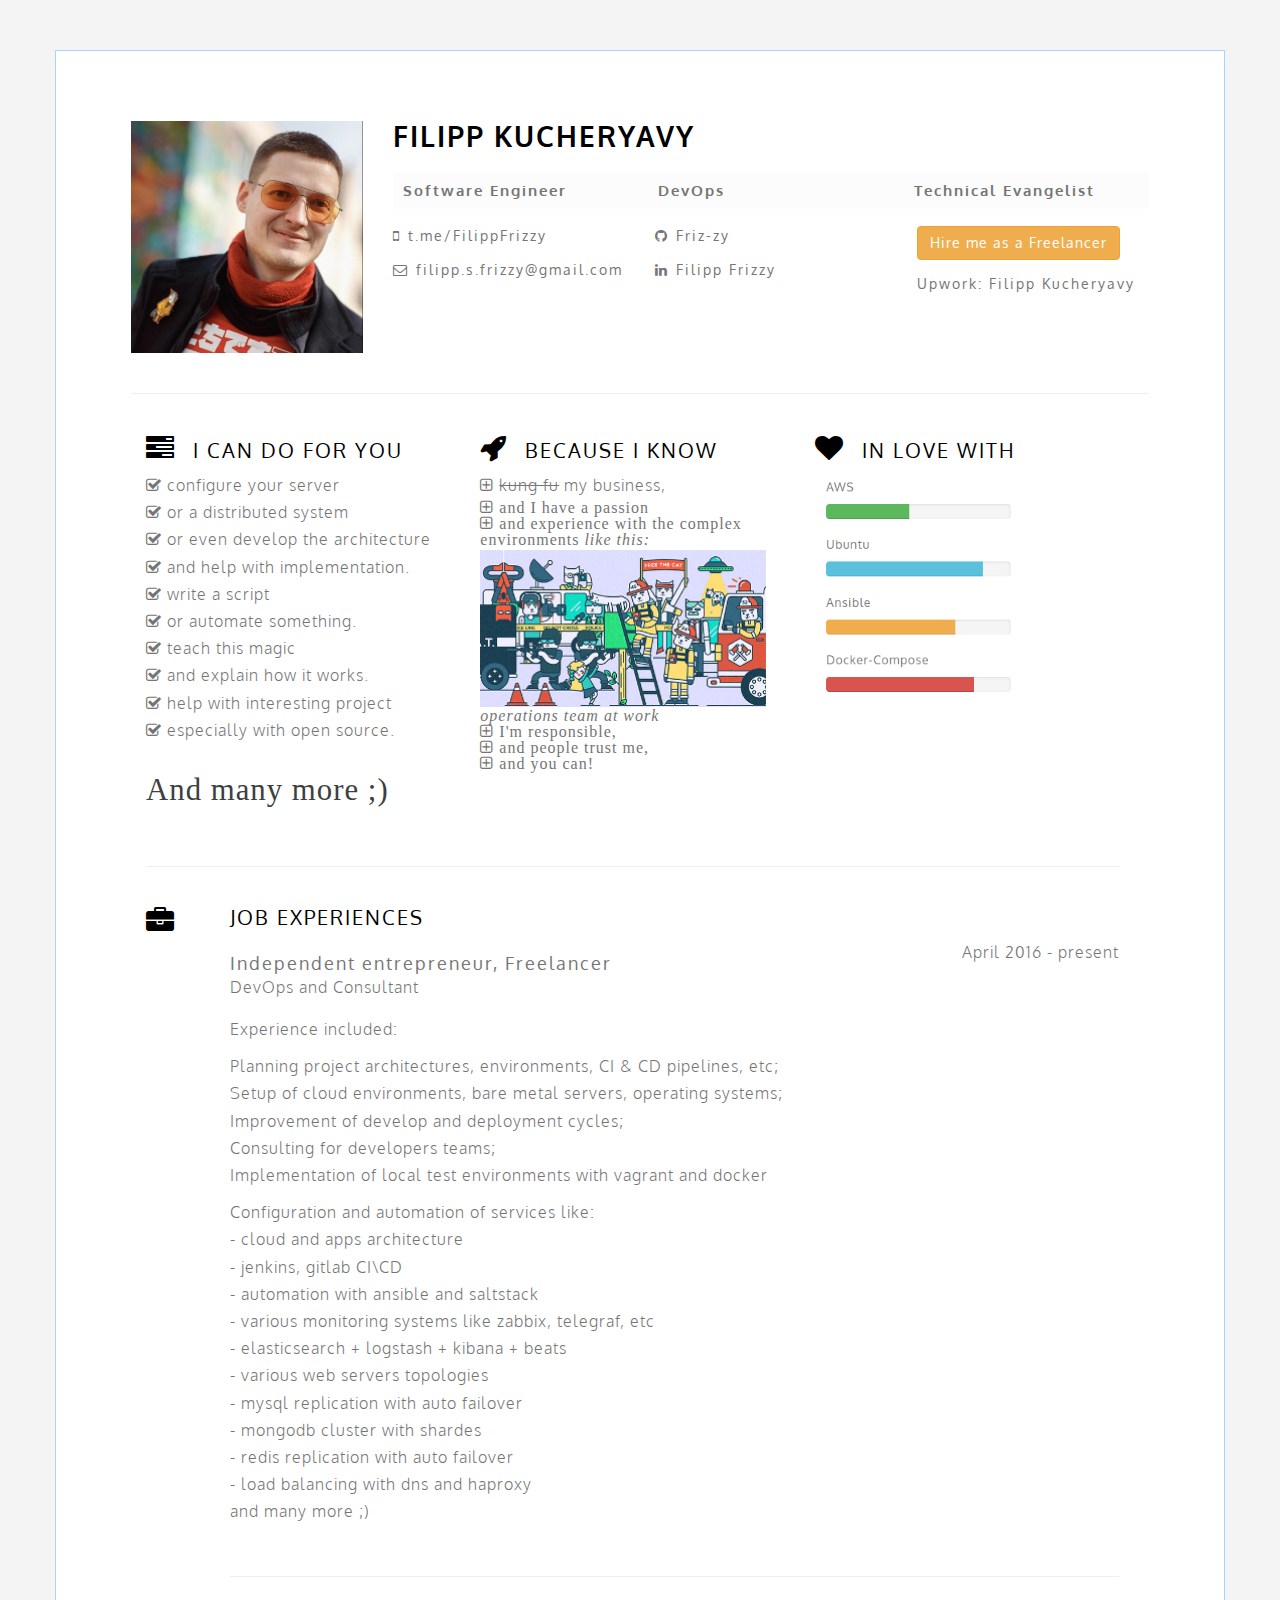
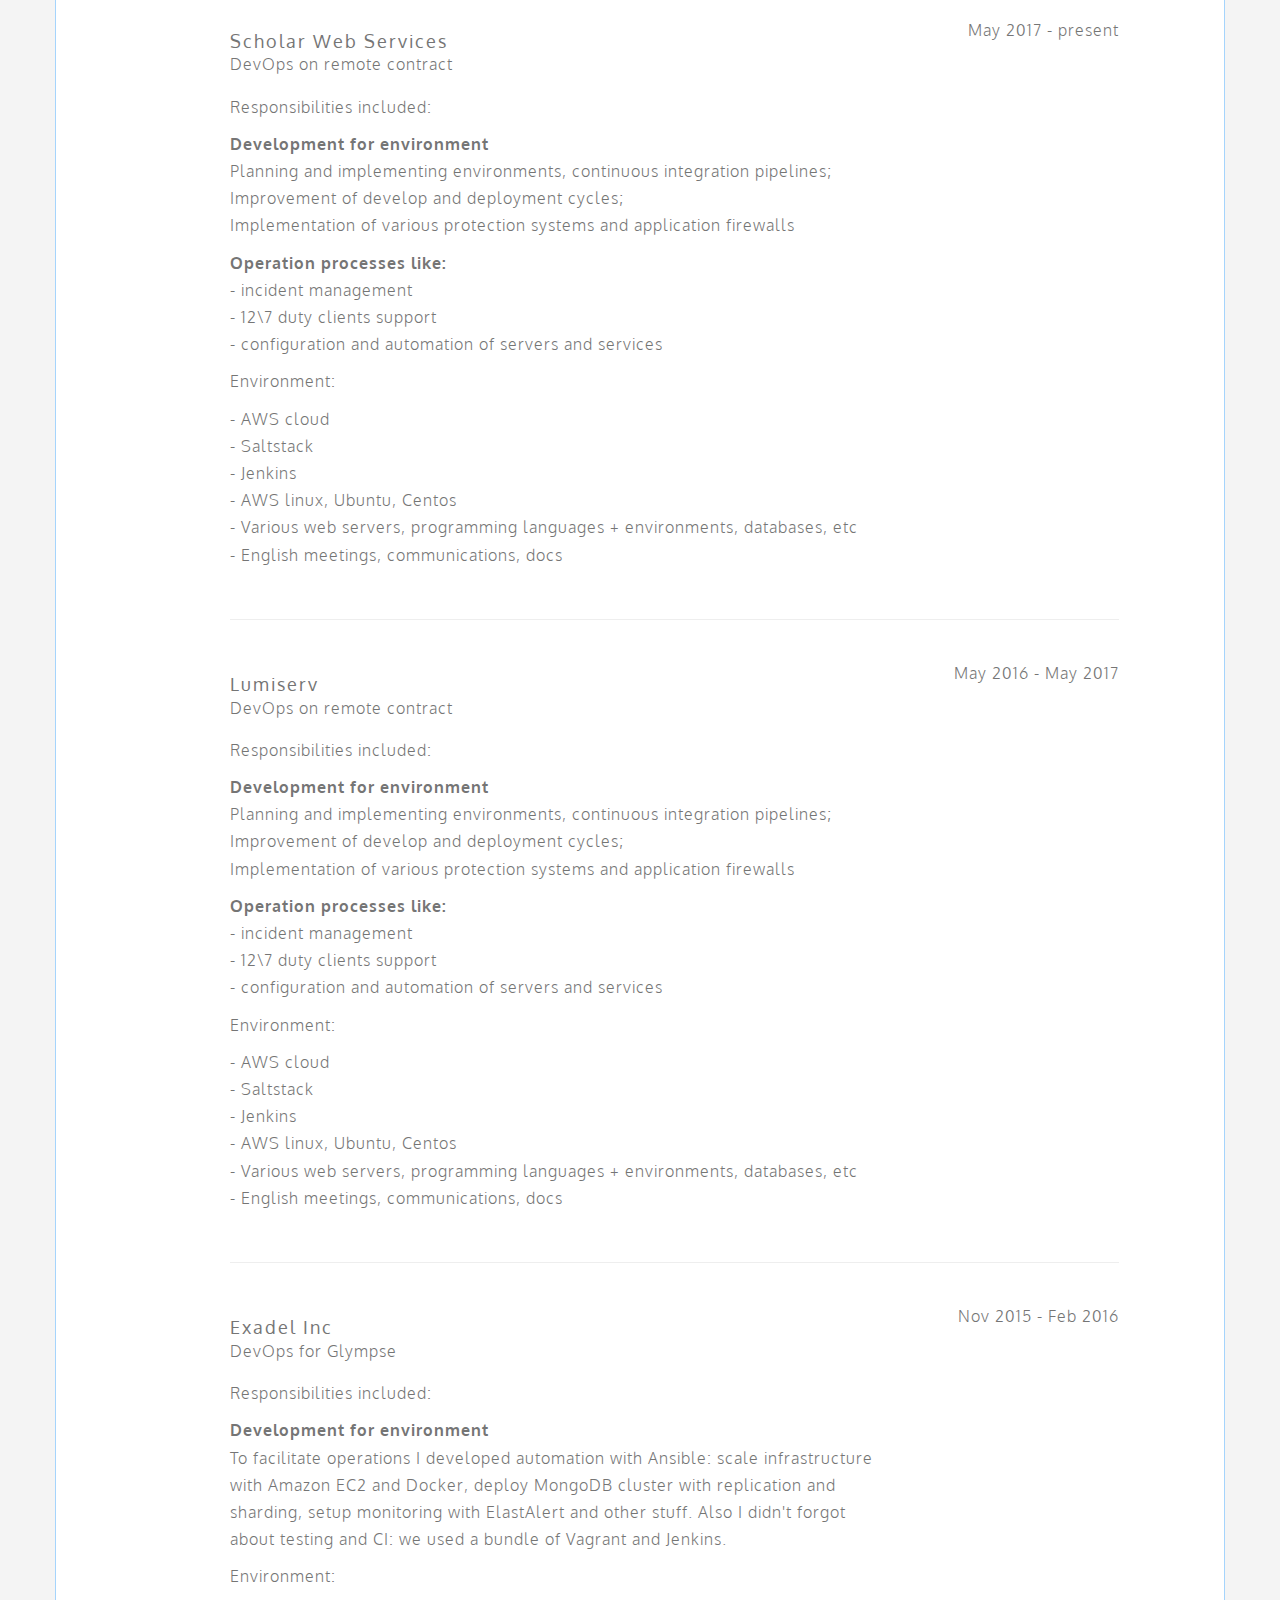
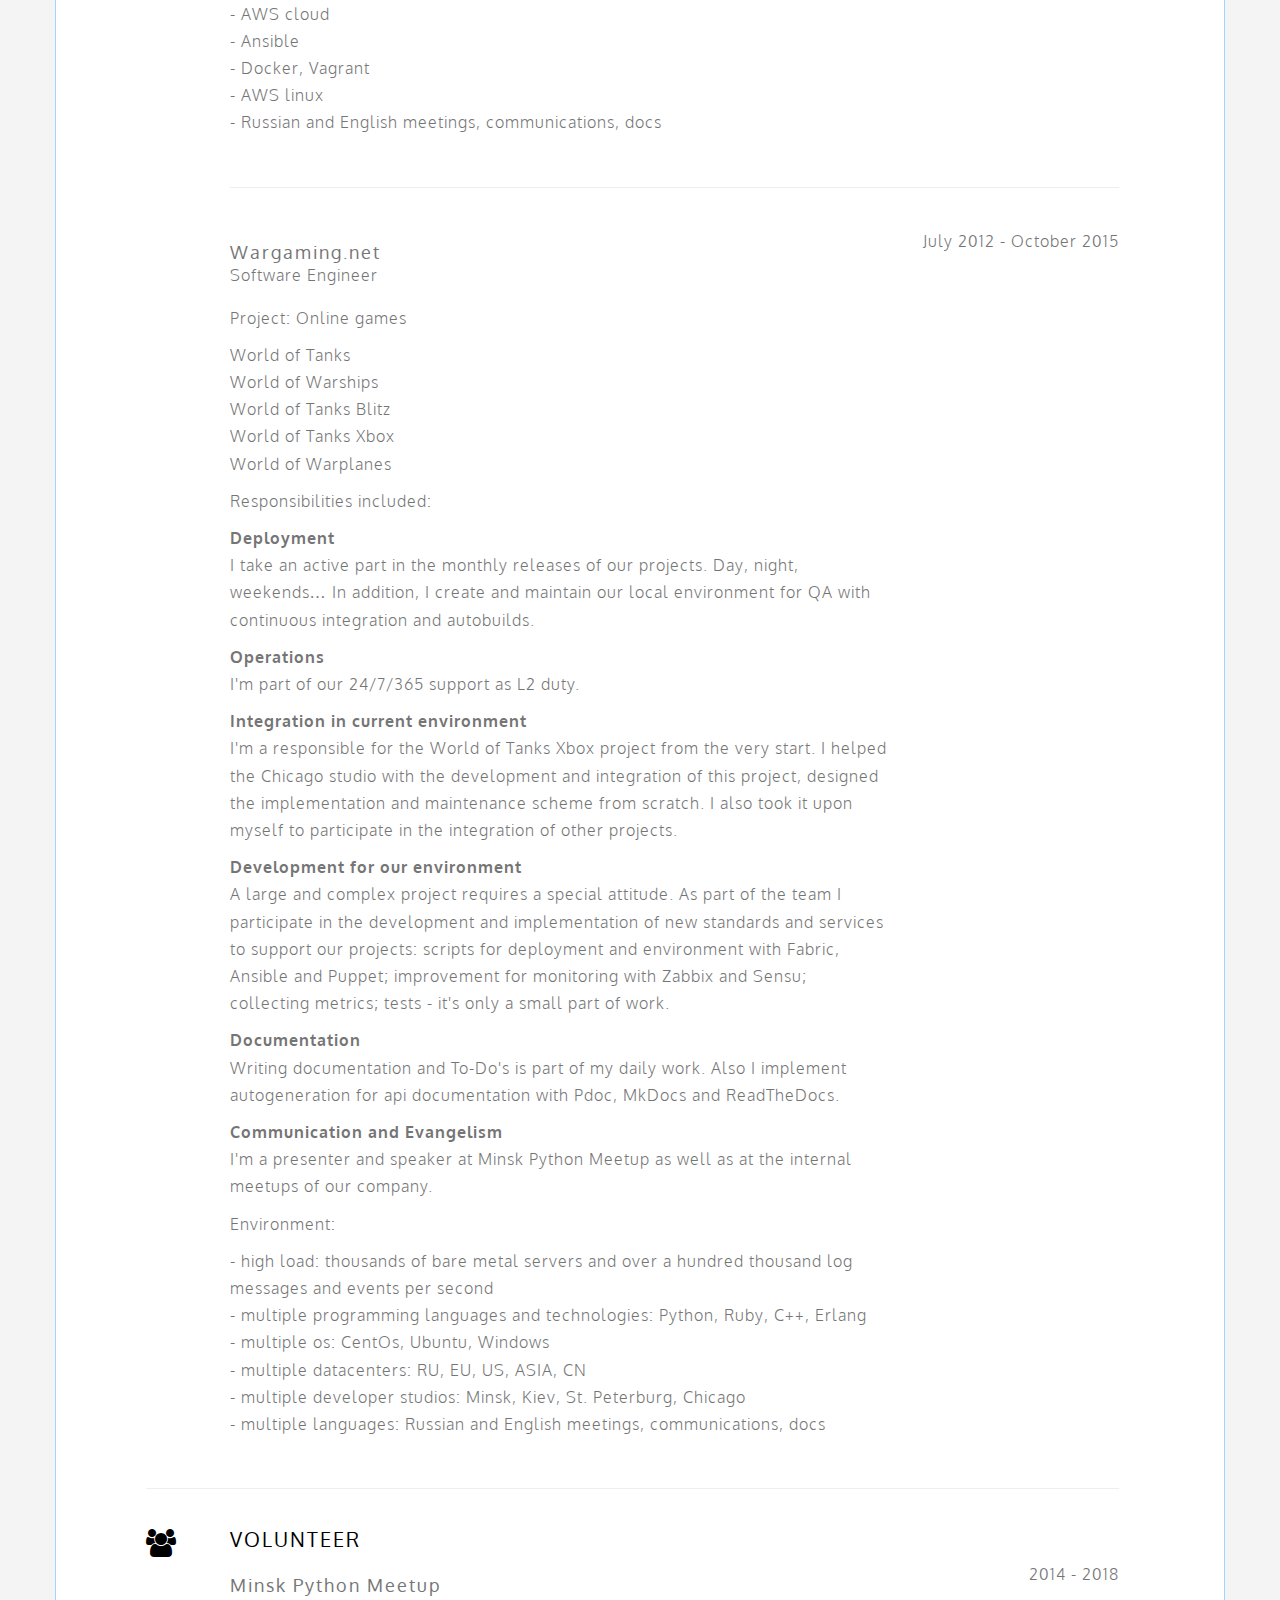
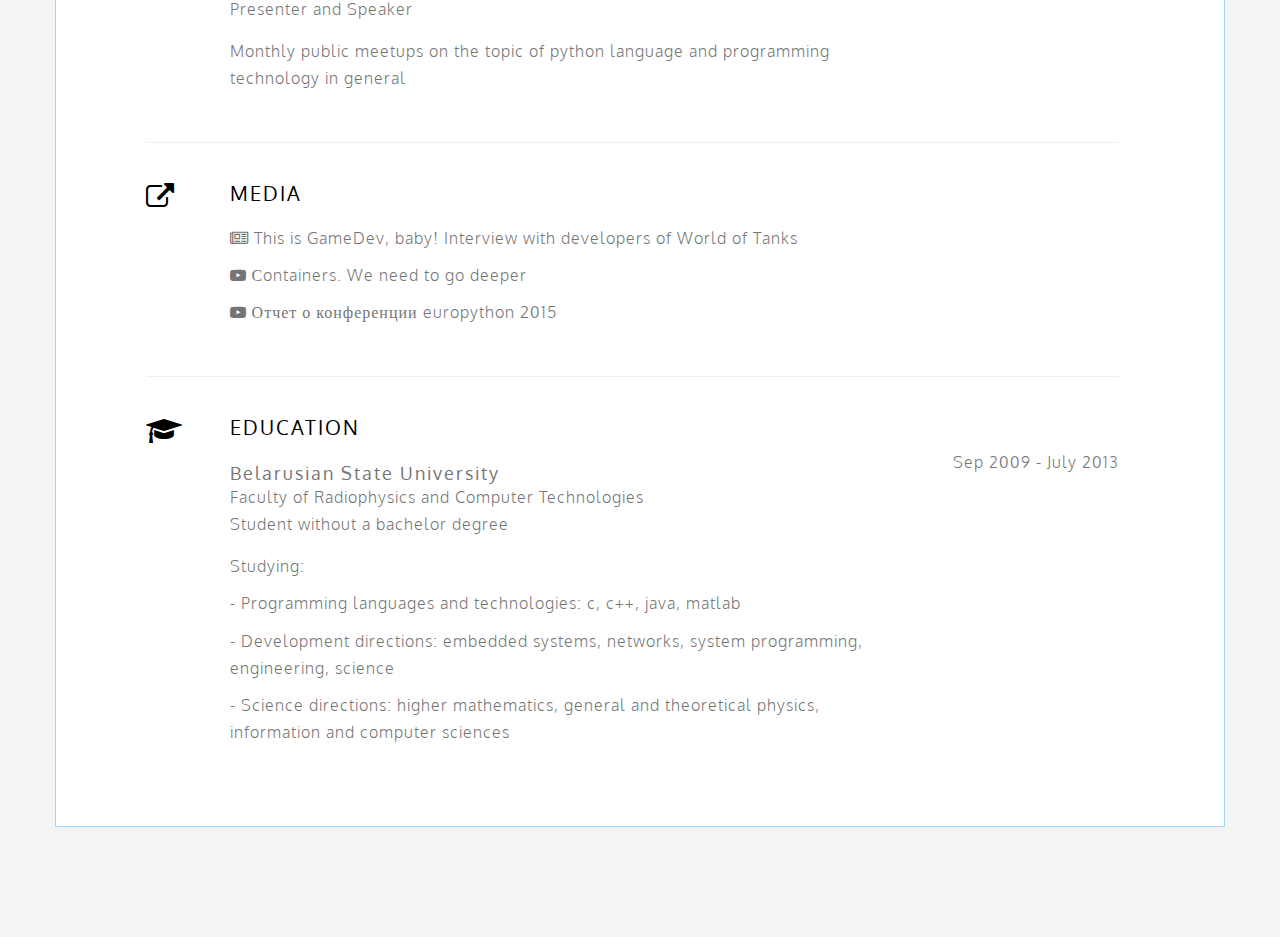
<file: frizzy.info/pdf.html>
<!DOCTYPE html>
<html lang="">


<head>
    <meta charset="UTF-8">
    <meta name="viewport" content="width=device-width, initial-scale=1.0">

    <!-- ===========================
    THEME INFO
    =========================== -->
    <meta name="description" content="Filipp Kucheryavy - DevOps - CV">
    <meta name="keywords" content="devops, aws, ansible, ubuntu, Filipp Kucheryavy, Filipp Frizzy">
    <meta name="author" content="Filipp Kucheryavy">

    <!-- ===========================
    SITE TITLE
    =========================== -->
    <title>Filipp Kucheryavy - DevOps</title>

    <!-- ===========================
    FAVICONS
    =========================== -->
    <link rel="icon" href="img/favicon.png">

    <!-- ===========================
    STYLESHEETS
    =========================== -->
    <link rel="stylesheet" href="css/bootstrap.min.css">
    <link rel="stylesheet" href="css/style.css">
    <link rel="stylesheet" href="css/responsive.css">

    <!-- ===========================
    FONT & ICONS
    =========================== -->
    <link href='https://fonts.googleapis.com/css?family=Oxygen' rel='stylesheet' type='text/css'>
    <link href="https://maxcdn.bootstrapcdn.com/font-awesome/4.2.0/css/font-awesome.min.css" rel="stylesheet">


    <!--[if IE]>
        <script src="https://cdn.jsdelivr.net/html5shiv/3.7.2/html5shiv.min.js"></script>
        <script src="https://cdn.jsdelivr.net/respond/1.4.2/respond.min.js"></script>
    <![endif]-->
</head>

<body>
    <div class="container">
        <!-- ===========================
        HEADER
        ============================ -->
        <div id="header" class="row">
            <div class="col-sm-3">
                <img src="img/filippfrizzy.jpg" alt="">
            </div>
            <!-- photo end-->

            <div class="col-sm-9">
                <div class="cv-title">
                    <div class="row">
                        <div class="col-sm-7">
                            <h1>Filipp Kucheryavy</h1>
                        </div>
                    </div>
                    <h2><div class="row">
                        <div class="col-sm-4">
                            Software Engineer
                        </div><!-- profession 1st col end-->
                        <div class="col-sm-4">
                            DevOps
                        </div><!-- profession 2st col end-->
                        <div class="col-sm-4">
                            Technical Evangelist
                        </div><!-- profession 3st col end-->
                    </div></h2><!-- Profession end-->
                </div><!-- Title end-->

                <!-- ===========================
                SOCIAL & CONTACT
                ============================ -->
                <div class="row">
                    <div class="col-sm-4">
                        <ul class="list-unstyled">
                            <li><span class="social fa fa-mobile-phone"></span>t.me/FilippFrizzy
                            </li>
                            <li><span class="social fa fa-envelope-o"></span>filipp.s.frizzy@gmail.com
                            </li>
                        </ul>
                    </div><!-- social 1st col end-->

                    <div class="col-sm-4">
                        <ul class="list-unstyled">
                            <li><span class="social fa fa-github"></span>Friz-zy
                            </li>
                            <li><span class="social fa fa-linkedin"></span>Filipp Frizzy
                            </li>
                        </ul>
                    </div><!-- social 2nd col end-->

                    <div class="col-sm-4">
                        <ul class="list-unstyled">
                            <li><a class="btn btn-warning">Hire me as a Freelancer</a></li>
                            <li>Upwork: Filipp Kucheryavy
                            </li>
                        </ul>
                    </div><!-- social 3rd col end-->
                </div><!-- header social end-->
            </div><!-- header right end-->
        </div><!-- header end-->

        <hr class="firsthr">

        <!-- ===========================
        BODY
        ============================ -->
        <div class="col-md-12 mainleft">
            <div id="statement" class="row mobmid">

                <div class="col-sm-4">
                    <h3><span class="secicon fa fa-tasks"></span> I can do for You</h3>
                    <p><span class="fa fa-check-square-o"></span> configure your server<br>
                       <span class="fa fa-check-square-o"></span> or a distributed system<br>
                       <span class="fa fa-check-square-o"></span> or even develop the architecture<br>
                       <span class="fa fa-check-square-o"></span> and help with implementation.<br>
                       <span class="fa fa-check-square-o"></span> write a script<br>
                       <span class="fa fa-check-square-o"></span> or automate something.<br>
                       <span class="fa fa-check-square-o"></span> teach this magic<br>
                       <span class="fa fa-check-square-o"></span> and explain how it works.<br>
                       <span class="fa fa-check-square-o"></span> help with interesting project<br>
                       <span class="fa fa-check-square-o"></span> especially with open source.<br>
                    </p>

                    <p class="signature">And many more ;)</p>
                </div><!--info end-->
                <div class="col-sm-4">
                    <h3><span class="secicon fa fa-rocket"></span> Because I know</h3>
                    <p><span class="fa fa-plus-square-o"></span> <s>kung fu</s> my business,<br>
                    <span class="fa fa-plus-square-o"> and I have a passion<br>
                    <span class="fa fa-plus-square-o"> and experience with the
                    complex environments <i>like this:</i><br>
                    <img src="img/support.png" height="160" alt="superhero"><br>
                    <i>operations team at work</i><br>
                    <span class="fa fa-plus-square-o"></span> I'm responsible,<br>
                    <span class="fa fa-plus-square-o"></span> and people trust me,<br>
                    <span class="fa fa-plus-square-o"></span> and you can!</p>

                </div><!--strengths end-->

                <div class="col-md-4 mainright">
                <div class="row">

                    <div class="col-sm-11 col-md-10">
                        <h3 class="mobmid"><span class="secicon fa fa-heart"></span> In love with</h3>
                        <img src="img/love.png">
                    </div><!--info end-->
                </div><!--tech skills end-->
                </div><!--right end-->
            </div><!--personal statement end-->

            <hr>

            <!-- ===========================
            JOB EXPERIENCES
            ============================ -->
            <div id="job" class="row mobmid">
                <div class="col-sm-1">
                    <span class="secicon fa fa-briefcase"></span>
                </div><!--icon end-->

                <div class="col-sm-11">
                    <h3>Job Experiences</h3>

                    <div class="row">
                        <div class="col-md-9">
                            <h4>Independent entrepreneur, Freelancer</h4>
                            <p class="sub">DevOps and Consultant</p>

                                <p>Experience included:</p>

                                <p>Planning project architectures, environments, CI & CD pipelines, etc;<br>
                                Setup of cloud environments, bare metal servers, operating systems;<br>
                                Improvement of develop and deployment cycles;<br>
                                Consulting for developers teams;<br>
                                Implementation of local test environments with vagrant and docker
                                </p>
                                <p>Configuration and automation of services like:<br>
                                - cloud and apps architecture<br>
                                - jenkins, gitlab CI\CD<br>
                                - automation with ansible and saltstack<br>
                                - various monitoring systems like zabbix, telegraf, etc<br>
                                - elasticsearch + logstash + kibana + beats<br>
                                - various web servers topologies<br>
                                - mysql replication with auto failover<br>
                                - mongodb cluster with shardes<br>
                                - redis replication with auto failover<br>
                                - load balancing with dns and haproxy<br>
                                and many more ;)
                                </p>
                        </div>

                        <div class="year col-md-3">
                            <p>April 2016 - present</p>
                        </div>
                    </div><!--Job 1 end-->

                    <hr>

                    <div class="row">
                        <div class="col-md-9">
                            <h4>Scholar Web Services</h4>
                            <p class="sub">DevOps on remote contract</p>

                                <p>Responsibilities included:</p>

                                <p><b>Development for environment</b><br>
                                Planning and implementing environments, continuous integration pipelines;<br>
                                Improvement of develop and deployment cycles;<br>
                                Implementation of various protection systems and application firewalls
                                </p>
                                <p><b>Operation processes like:</b><br>
                                - incident management<br>
                                - 12\7 duty clients support<br>
                                - configuration and automation of servers and services
                                </p>
                                <p>Environment:</p>
                                <p>
                                    - AWS cloud<br>
                                    - Saltstack<br>
                                    - Jenkins<br>
                                    - AWS linux, Ubuntu, Centos<br>
                                    - Various web servers, programming languages + environments, databases, etc<br>
                                    - English meetings, communications, docs<br>
                                </p>
                        </div>

                        <div class="year col-md-3">
                            <p>May 2017 - present</p>
                        </div>
                    </div><!--Job 1 end-->

                    <hr>

                    <div class="row">
                        <div class="col-md-9">
                            <h4>Lumiserv</h4>
                            <p class="sub">DevOps on remote contract</p>

                                <p>Responsibilities included:</p>

                                <p><b>Development for environment</b><br>
                                Planning and implementing environments, continuous integration pipelines;<br>
                                Improvement of develop and deployment cycles;<br>
                                Implementation of various protection systems and application firewalls
                                </p>
                                <p><b>Operation processes like:</b><br>
                                - incident management<br>
                                - 12\7 duty clients support<br>
                                - configuration and automation of servers and services
                                </p>
                                <p>Environment:</p>
                                <p>
                                    - AWS cloud<br>
                                    - Saltstack<br>
                                    - Jenkins<br>
                                    - AWS linux, Ubuntu, Centos<br>
                                    - Various web servers, programming languages + environments, databases, etc<br>
                                    - English meetings, communications, docs<br>
                                </p>
                        </div>

                        <div class="year col-md-3">
                            <p>May 2016 - May 2017</p>
                        </div>
                    </div><!--Job 1 end-->

                    <hr>

                    <div class="row">
                        <div class="col-md-9">
                            <h4>Exadel Inc</h4>
                            <p class="sub">DevOps for Glympse</p>

                                <p>Responsibilities included:</p>

                                <p>
                                    <b>Development for environment</b><br>
                                    To facilitate operations I developed automation with Ansible: scale infrastructure with Amazon EC2 and Docker, deploy MongoDB cluster with replication and sharding, setup monitoring with ElastAlert and other stuff. Also I didn't forgot about testing and CI: we used a bundle of Vagrant and Jenkins.
                                </p>

                                <p>Environment:</p>
                                <p>
                                    - AWS cloud<br>
                                    - Ansible<br>
                                    - Docker, Vagrant<br>
                                    - AWS linux<br>
                                    - Russian and English meetings, communications, docs<br>
                                </p>
                        </div>

                        <div class="year col-md-3">
                            <p>Nov 2015 - Feb 2016</p>
                        </div>
                    </div><!--Job 1 end-->
                    
                    <hr>
                    
                    <div class="row">
                        <div class="col-md-9">
                            <h4>Wargaming.net</h4>
                            <p class="sub">Software Engineer</p>

                            <p>Project: Online games</p>
                                <p>
                                    World of Tanks<br>
                                    World of Warships<br>
                                    World of Tanks Blitz<br>
                                    World of Tanks Xbox<br>
                                    World of Warplanes<br>
                                </p>

                                <p>Responsibilities included:</p>
                                <p>
                                    <b>Deployment</b><br>
                                    I take an active part in the monthly releases of our projects. Day, night, weekends… In addition, I create and maintain our local environment for QA with continuous integration and autobuilds.
                                </p>
                                <p>
                                    <b>Operations</b><br>
                                    I'm part of our 24/7/365 support as L2 duty.
                                </p>
                                <p>
                                    <b>Integration in current environment</b><br>
                                    I'm a responsible for the World of Tanks Xbox project from the very start. I helped the Chicago studio with the development and integration of this project, designed the implementation and maintenance scheme from scratch. I also took it upon myself to participate in the integration of other projects.
                                </p>
                                <p>
                                    <b>Development for our environment</b><br>
                                    A large and complex project requires a special attitude. As part of the team I participate in the development and implementation of new standards and services to support our projects: scripts for deployment and environment with Fabric, Ansible and Puppet; improvement for monitoring with Zabbix and Sensu; collecting metrics; tests - it's only a small part of work.
                                </p>
                                <p>
                                    <b>Documentation</b><br>
                                    Writing documentation and To-Do's is part of my daily work. Also I implement autogeneration for api documentation with Pdoc, MkDocs and ReadTheDocs.
                                </p>
                                <p>
                                    <b>Communication and Evangelism</b><br>
                                    I'm a presenter and speaker at Minsk Python Meetup as well as at the internal meetups of our company.
                                </p>

                                <p>Environment:</p>
                                <p>
                                    - high load: thousands of bare metal servers and over a hundred thousand log messages and events per second<br>
                                    - multiple programming languages and technologies: Python, Ruby, C++, Erlang<br>
                                    - multiple os: CentOs, Ubuntu, Windows<br>
                                    - multiple datacenters: RU, EU, US, ASIA, CN<br>
                                    - multiple developer studios: Minsk, Kiev, St. Peterburg, Chicago<br>
                                    - multiple languages: Russian and English meetings, communications, docs<br>
                                </p>
                        </div>

                        <div class="year col-md-3">
                            <p>July 2012 - October 2015</p>
                        </div>
                    </div><!--Job 2 end-->

                </div><!--Job experiences end-->
            </div><!--Job experiences end-->

            <hr>
            
            <div id="volunteer" class="row mobmid">
                <div class="col-sm-1">
                    <span class="secicon fa fa-group"></span>
                </div><!--icon end-->

                <div class="col-sm-11">
                    <h3>Volunteer</h3>

                    <div class="row">
                        <div class="col-md-9">
                            <h4>Minsk Python Meetup</h4>
                            <p class="sub">Presenter and Speaker
                            </p>
                            <p>Monthly public meetups on the topic of python language and programming technology in general</p>
                        </div>

                        <div class="year col-md-3">
                            <p>2014 - 2018</p>
                        </div>
                    </div><!--Volunteer 1 end-->

                </div>
            </div><!--Volunteer end-->

            <hr>
            
            <div id="media" class="row mobmid">
                <div class="col-sm-1">
                    <span class="secicon fa fa-external-link"></span>
                </div><!--icon end-->

                <div class="col-sm-11">
                    <h3>Media</h3>

                    <div class="row">
                        <div class="col-md-9">
                            <p>
                                <p><span class="fa fa-newspaper-o"></span> This is GameDev, baby! Interview with developers of World of Tanks</p>
                                <p><span class="fa fa-youtube-play"></span> Сontainers. We need to go deeper</p>
                                <p><span class="fa fa-youtube-play"></span> Отчет о конференции europython 2015</p>
                            </p>
                        </div>

                    </div><!--Media 1 end-->

                </div>
            </div><!--Media end-->

            <hr>
            
            <div id="education" class="row mobmid">
                <div class="col-sm-1">
                    <span class="secicon fa fa-graduation-cap"></span>
                </div><!--icon end-->

                <div class="col-sm-11">
                    <h3>Education</h3>

                    <div class="row">
                        <div class="col-md-9">
                            <h4>Belarusian State University</h4>
                            <p class="sub">Faculty of Radiophysics and Computer Technologies<br>
                            Student without a bachelor degree</p>
                            <p>Studying:
                                <p>- Programming languages and technologies: c, c++, java, matlab</p>
                                <p>- Development directions: embedded systems, networks, system programming, engineering, science</p>
                                <p>- Science directions: higher mathematics, general and theoretical physics, information and computer sciences</p>
                            </p>
                        </div>

                        <div class="year col-md-3">
                            <p>Sep 2009 - July 2013</p>
                        </div>
                    </div><!--Education & Certification 1 end-->

                </div>
            </div><!--Education & Certifications end-->
            
        </div><!--left end-->
    </div><!--container end-->

    <!-- ===========================
    FOOTER
    =========================== -->


    <!--necessary scripts and plugins-->
    <script src="js/jquery.min.js"></script>
    <script src="js/bootstrap.min.js"></script>
    <script src="js/jquery.nicescroll.min.js"></script>
    <script src="js/evenfly.js"></script>
</body>

</html>
</file>
<file: frizzy.info/css/style.css>
body {
    background: #f4f4f4;
    color: #757575;
    font-family: 'Oxygen';
    letter-spacing: 2px;
    padding-bottom: 60px;
}

.container {
    background: #fff;
    padding: 70px 75px;
    margin: 50px auto;
    border: 1px solid #a5d4fc;
}

img {
    max-width: 100%
}

hr {
    margin: 40px 0;
}

h1 {
    font-size: 2em;
    font-weight: bolder;
    text-transform: uppercase;
    color: #000;
    margin: 0;
}

h2 {
    font-size: 1.1em;
    font-weight: bolder;
    background: #fcfcfc;
    padding: 10px;
}

h3 {
    font-size: 1.4em;
    text-transform: uppercase;
    color: #000;
    margin-top: 0;
}

h4 {
    margin: 15px 0 0;
}

p,
a {
    line-height: 1.7em;
    font-weight: lighter;
    letter-spacing: 1px;
    font-size: 16px;
}

br {
    line-height: 1.5em;
}

li {
    padding: 7px 0;
}

.dl-share .btn {
    min-width: 120px;
}

.signature {
    font-family: 'Kristi', cursive;
    color: #3e3f40;
    font-size: 2.2em;
    margin-top: 20px;
}

.social {
    margin-right: 7px;
}

.btn .fa {
    margin-right: 10px;
}

.secicon.fa {
    font-size: 28px;
    color: #000;
    margin-right: 10px;
}

.sub {
    margin-bottom: 15px;
}

.award {
    padding-top: 20px;
}

blockquote {
    font-size: 1em;
    padding: 0 15px;
    margin: 30px 0;
}

.mainleft {
    padding-right: 30px;
}

.testimonials img {
    width: 60px;
    height: 60px;
    border-radius: 50%;
    float: left;
    margin-right: 15px;
    margin-top: -10px;
    border: 1px solid #ededed;
}

.year,
.share {
    text-align: right;
}

footer p,
footer a {
    font-size: 13px;
}
</file>
<file: frizzy.info/css/responsive.css>
@media only screen and (max-width: 980px) {
    .dl-share {
        display: none;
    }
    
    .year {
        text-align: left;
    }
}

@media only screen and (max-width: 800px) {
    body {
        padding-bottom: 10px;
    }
    .container {
        margin-top: 10px;
        margin-bottom: 30px;
    }
}

@media only screen and (max-width: 640px) {
    .container {
        padding: 20px;
    }
    h1 {
        margin-top: 20px;
    }
    .propic {
        border-radius: 0;
    }
    .list-unstyled li {
        border-bottom: 1px solid #efefef;
        padding: 15px 0;
    }
    .firsthr {
        visibility: hidden;
    }
    .secicon.fa {
        margin: 10px 0;
    }
    .year,
    .mobmid {
        text-align: center;
    }
}

@media only screen and (width: 480px) {
    footer{
        padding: 0 100px;
    }
}

@media only screen and (max-width: 360px) {
    footer{
        padding: 0 15px;
    }
}
</file>
